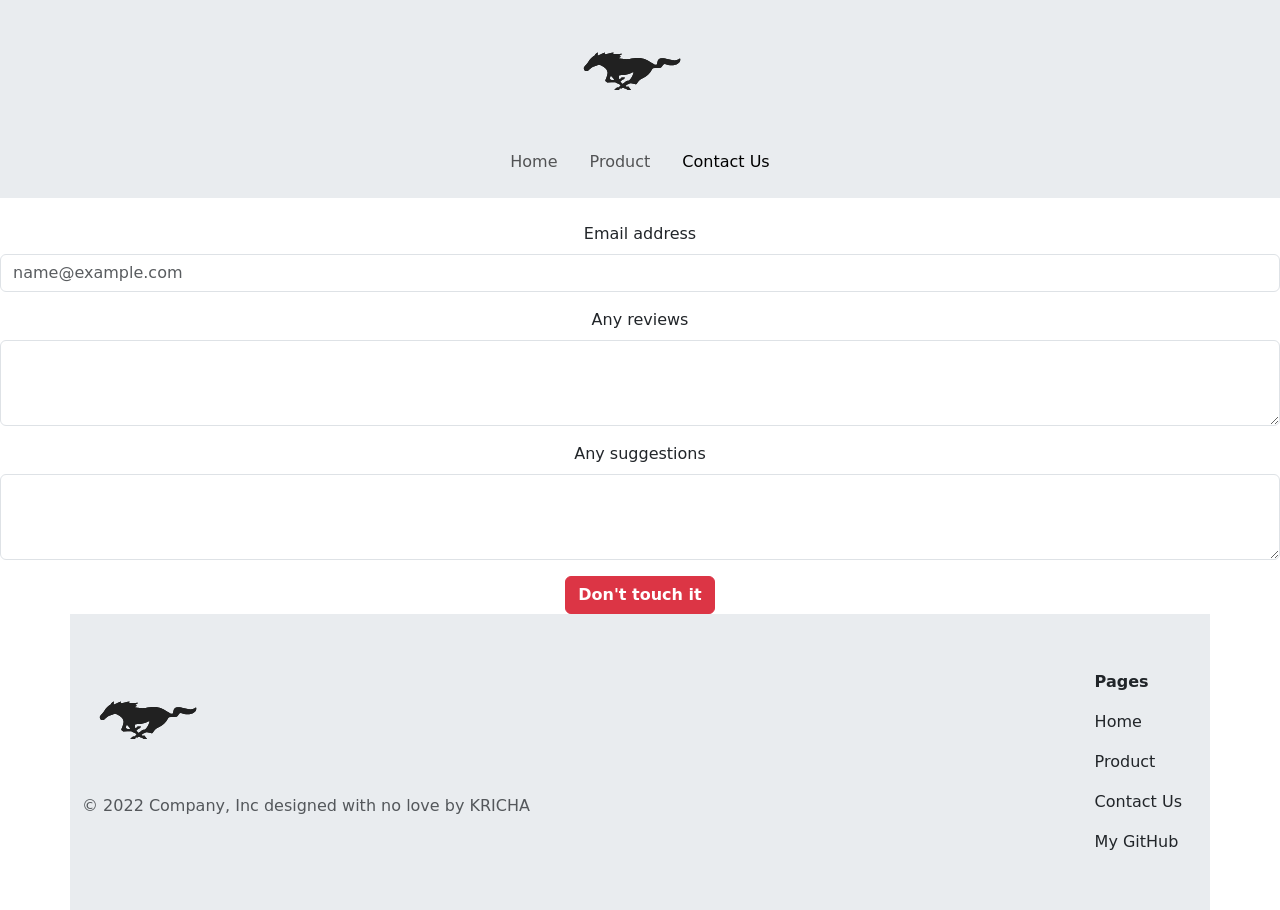
<file: index-contact.html>
<!DOCTYPE html>
<html lang="en">
<head>
    <meta charset="UTF-8">
    <meta name="viewport" content="width=device-width, initial-scale=1.0">
    <link href="https://cdn.jsdelivr.net/npm/bootstrap@5.3.0/dist/css/bootstrap.min.css" rel="stylesheet" integrity="sha384-9ndCyUaIbzAi2FUVXJi0CjmCapSmO7SnpJef0486qhLnuZ2cdeRhO02iuK6FUUVM" crossorigin="anonymous">
    <link rel="stylesheet" href="style-contact.css">
    <link rel="icon" href="img/logo-png.svg">
    <title>ContactUs</title>
</head>
<body>
  <nav class="navbar navbar-expand-lg navbar-light bg-body-secondary position-relative top-0 start-0 w-100">
    <div class="container">
      <a class="navbar-brand d-lg-none" href="/index.html">
        <img src="img/logo-png.svg" height="100" width="auto">
        Ford Maustang
      </a>
      <button class="navbar-toggler" type="button" data-bs-toggle="collapse" data-bs-target="#navbarContent">
        <span class="navbar-toggler-icon"></span>
      </button>
      <div class="collapse navbar-collapse p-2 flex-column" id="navbarContent">
        <div class="d-flex justify-cvontent-center">
          <a class="navbar-brand d-none d-lg-block" href="/index.html">
            <img src="img/logo-png.svg" height="100" width="auto">
          </a>
        </div>
        <div class="d-block w-100">
          <ul class="navbar-nav d-flex justify-content-center align-items-center pt-3">
            <li class="nav-item mx-2">
              <a class="nav-link" href="/index.html">Home</a>
            </li>
            <li class="nav-item mx-2">
              <a class="nav-link" href="/index-product-00.html">Product</a>
            </li>
            <li class="nav-item mx-2">
              <a class="nav-link active" href="/index-contact.html">Contact Us</a>
            </li>
          </ul>
        </div>
      </div>
    </div>
    </nav>

    <div class=" mt-4 position-relative text-center">
      <div class="mb-3">
        <label for="email" class="form-label">Email address</label>
        <input type="email" class="form-control" id="email" placeholder="name@example.com">
      </div>
      <div class="mb-3">
        <label for="problems" class="form-label">Any reviews</label>
        <textarea class="form-control" id="problems" rows="3"></textarea>
      </div>
      <div class="mb-3">
        <label for="ideas" class="form-label">Any suggestions</label>
        <textarea class="form-control" id="ideas" rows="3"></textarea>
      </div>
      <a class="btn btn-danger"> <strong>Don't touch it</strong> </a>
    </div>


  
    <div class="container footer">
      <footer class="d-flex flex-wrap justify-content-between my-5 text-start ">
          <ul class="nav flex-column">
            <li class="nav-item">
              <a href="/index.html" class="nav-link text-muted">
                <img src="img/logo-png.svg" height="100">
              </a>
            </li>
            <li class=" nav-item">
              <p class="text-muted mt-3">
                © 2022 Company, Inc
                designed with no love by KRICHA
              </p>
            </li>
          </ul>
          <ul class="nav flex-column">
            <li class="nav-item fw-bold">
              <a class="nav-link text-dark" href="">Pages</a>
            </li>
            <li class="nav-item">
              <a class="nav-link text-dark" href="/index.html">Home</a>
            </li>
            <li class="nav-item">
               <a class="nav-link text-dark" href="/index-product-00.html">Product</a>
            </li>
            <li class="nav-item">
              <a class="nav-link text-dark" href="#">Contact Us</a>
            </li>
            <li class="nav-item">
              <a class="nav-link text-dark" href="https://github.com/kricha-code" target="_blank">My GitHub</a>
            </li>
          </ul>
      </footer>
  </div>
      <script src="https://cdn.jsdelivr.net/npm/bootstrap@5.3.1/dist/js/bootstrap.bundle.min.js" integrity="sha384-HwwvtgBNo3bZJJLYd8oVXjrBZt8cqVSpeBNS5n7C8IVInixGAoxmnlMuBnhbgrkm" crossorigin="anonymous"></script>
</body>
</html>
</file>
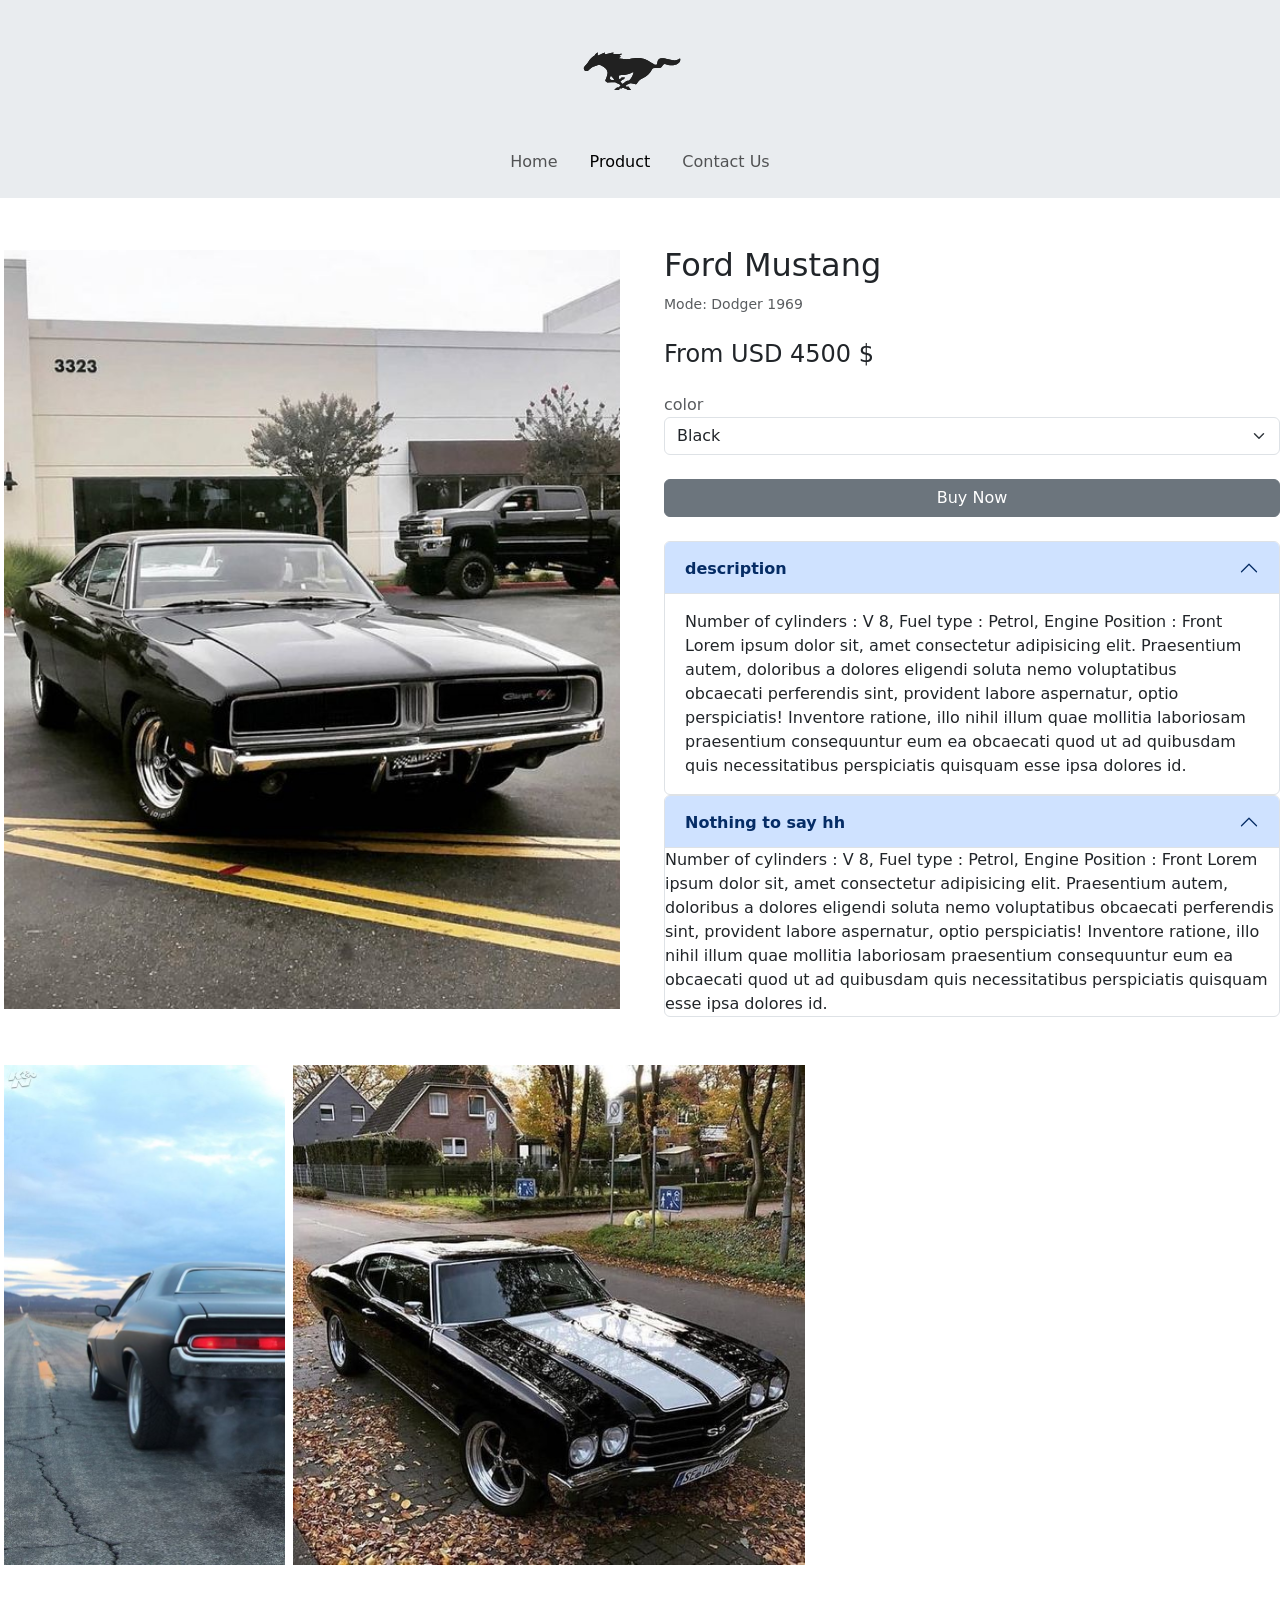
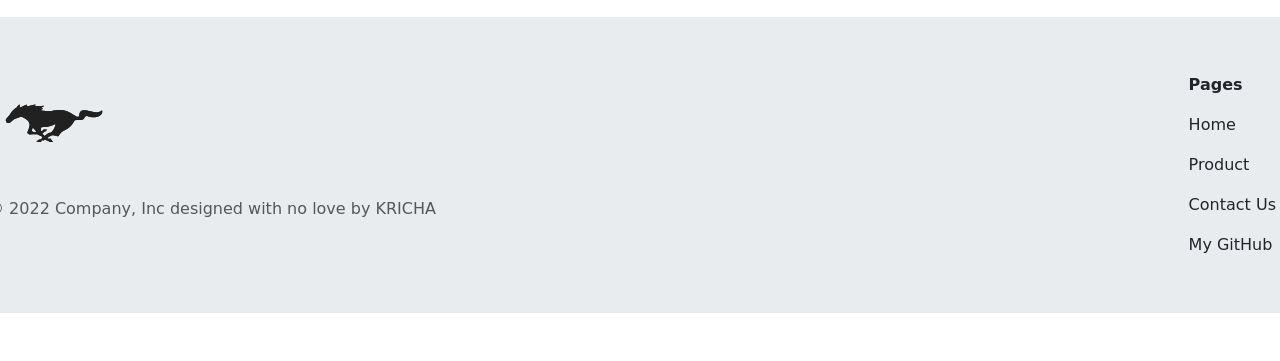
<file: index-product-00.html>
<!DOCTYPE html>
<html lang="en">
<head>
    <meta charset="UTF-8">
    <meta name="viewport" content="width=device-width, initial-scale=1.0">
    <link href="https://cdn.jsdelivr.net/npm/bootstrap@5.3.0/dist/css/bootstrap.min.css" rel="stylesheet" integrity="sha384-9ndCyUaIbzAi2FUVXJi0CjmCapSmO7SnpJef0486qhLnuZ2cdeRhO02iuK6FUUVM" crossorigin="anonymous">
    <link rel="stylesheet" href="style-product-00.css">
    <link rel="icon" href="img/logo-png.png">
    <title>Ford Dodger 1969</title>
</head>
<body>
    <nav class="navbar navbar-expand-lg navbar-light bg-body-secondary position-relative top-0 start-0 w-100">
        <div class="container">
          <a class="navbar-brand d-lg-none" href="index.html">
            <img src="img/logo-png.svg" height="100" width="auto">
            Ford Maustang
          </a>
          <button class="navbar-toggler" type="button" data-bs-toggle="collapse" data-bs-target="#navbarContent">
            <span class="navbar-toggler-icon"></span>
          </button>
          <div class="collapse navbar-collapse p-2 flex-column" id="navbarContent">
            <div class="d-flex justify-cvontent-center">
              <a class="navbar-brand d-none d-lg-block" href="/index.html">
                <img src="img/logo-png.svg" height="100" width="auto">
              </a>
            </div>
            <div class="d-block w-100">
              <ul class="navbar-nav d-flex justify-content-center align-items-center pt-3">
                <li class="nav-item mx-2">
                  <a class="nav-link" href="/index.html">Home</a>
                </li>
                <li class="nav-item mx-2">
                  <a class="nav-link active" href="/index-product-00.html">Product</a>
                </li>
                <li class="nav-item mx-2">
                  <a class="nav-link" href="/index-contact.html">Contact Us</a>
                </li>
              </ul>
            </div>
          </div>
        </div>
        </nav>  
    <div class="row py-5 g-5">

        <div class="col-12 col-lg-6">
            <img src="img/dodger-69-f.jpg" class="m-1 w-100 sliderMainImage " data-bs-toggle="modal" data-bs-target="#imageModal" alt="dodger69">
            <div class="d-flex justify-content-between align-items-center flex-column flex-lg-row my-5">
                <img src="img/dodger-69-b.jpg" width="auto" height="500" class="m-1 sliderThumb"/>
                <img src="img/dodger-69.jpg" width="auto" height="500" class="m-1 sliderThumb"/>
            </div>
        </div>
    
        <div class="col-12 col-lg-6">
            <h2 class="productName">Ford Mustang</h2>
            <small class="text-muted">Mode: Dodger 1969</small>
            <h4 class="my-4">From USD
            <span id="price">4500</span>
            $
        </h4>
    <label for="selectColor" class="text-muted">
        color
    </label>
    <select class="form-select" name="selectColor" id="color">
        <option selected>Black</option>
        <option>Dark Bleu</option>
        <option>Green</option>
        <option>Red</option>
    </select>
      <div class="d-grid my-4">
          <button class="btn btn-secondary" type="button">
                Buy Now
          </button>
      </div>
        
      <div class="accordion">
            <div class="accordion-item">
                <h2 class="accordion-header" id="headingOne">
                    <button class="accordion-button" type="button" data-bs-toggle="collapse" data-bs-target="#collapseOne" aria-expanded="true" aria-controls="collapseOne">
                        <strong>description</strong>
                    </button>
                </h2>
                    <div class="accordion-collapse collapse show" id="collapseOne" aria-labelledby="headingOne" data-bs-parent="#collapseOne">
                      <div class="accordion-body">
                        Number of cylinders : V 8, Fuel type : Petrol, Engine Position : Front Lorem ipsum dolor sit, amet consectetur 
                        adipisicing elit. Praesentium autem, doloribus a dolores eligendi soluta nemo voluptatibus obcaecati perferendis sint, provident labore aspernatur, optio perspiciatis! Inventore ratione, illo nihil illum quae mollitia laboriosam praesentium consequuntur eum ea obcaecati quod ut ad quibusdam quis necessitatibus perspiciatis quisquam esse ipsa dolores id.
                      </div>
                    </div>
                
            </div>

      </div>
        
      <div class="accordion">
            <div class="accordion-item">
                <h2 class="accordion-header" id="headingOne">
                    <button class="accordion-button" type="button" data-bs-toggle="collapse" data-bs-target="#collapseOne" aria-expanded="true" aria-controls="collapseOne">
                        <strong>Nothing to say hh</strong>
                    </button>
                </h2>
                    <div class="accordion-collapse collapse show" id="collapseOne" aria-labelledby="headingOne">
                        Number of cylinders : V 8, Fuel type : Petrol, Engine Position : Front Lorem ipsum dolor sit, amet consectetur 
                        adipisicing elit. Praesentium autem, doloribus a dolores eligendi soluta nemo voluptatibus obcaecati perferendis sint, provident labore aspernatur, optio perspiciatis! Inventore ratione, illo nihil illum quae mollitia laboriosam praesentium consequuntur eum ea obcaecati quod ut ad quibusdam quis necessitatibus perspiciatis quisquam esse ipsa dolores id.
                    </div>
                
            </div>

      </div>

    </div>

    <div class="container footer">
      <footer class="d-flex flex-wrap justify-content-between my-5 text-start ">
          <ul class="nav flex-column">
            <li class="nav-item">
              <a href="/index.html" class="nav-link text-muted">
                <img src="img/logo-png.svg" height="100">
              </a>
            </li>
            <li class=" nav-item">
              <p class="text-muted mt-3">
                © 2022 Company, Inc
                designed with no love by KRICHA
              </p>
            </li>
          </ul>
          <ul class="nav flex-column">
            <li class="nav-item fw-bold">
              <a class="nav-link text-dark" href="">Pages</a>
            </li>
            <li class="nav-item">
              <a class="nav-link text-dark" href="/index.html">Home</a>
            </li>
            <li class="nav-item">
              <a class="nav-link text-dark" href="#">Product</a>
            </li>
            <li class="nav-item">
              <a class="nav-link text-dark" href="/index-contact.html">Contact Us</a>
            </li>
            <li class="nav-item">
              <a class="nav-link text-dark" href="https://github.com/kricha-code" target="_blank">My GitHub</a>
            </li>
          </ul>
      </footer>
  </div>
      <script src="https://cdn.jsdelivr.net/npm/bootstrap@5.3.1/dist/js/bootstrap.bundle.min.js" integrity="sha384-HwwvtgBNo3bZJJLYd8oVXjrBZt8cqVSpeBNS5n7C8IVInixGAoxmnlMuBnhbgrkm" crossorigin="anonymous"></script>
</body>
</html>
</file>
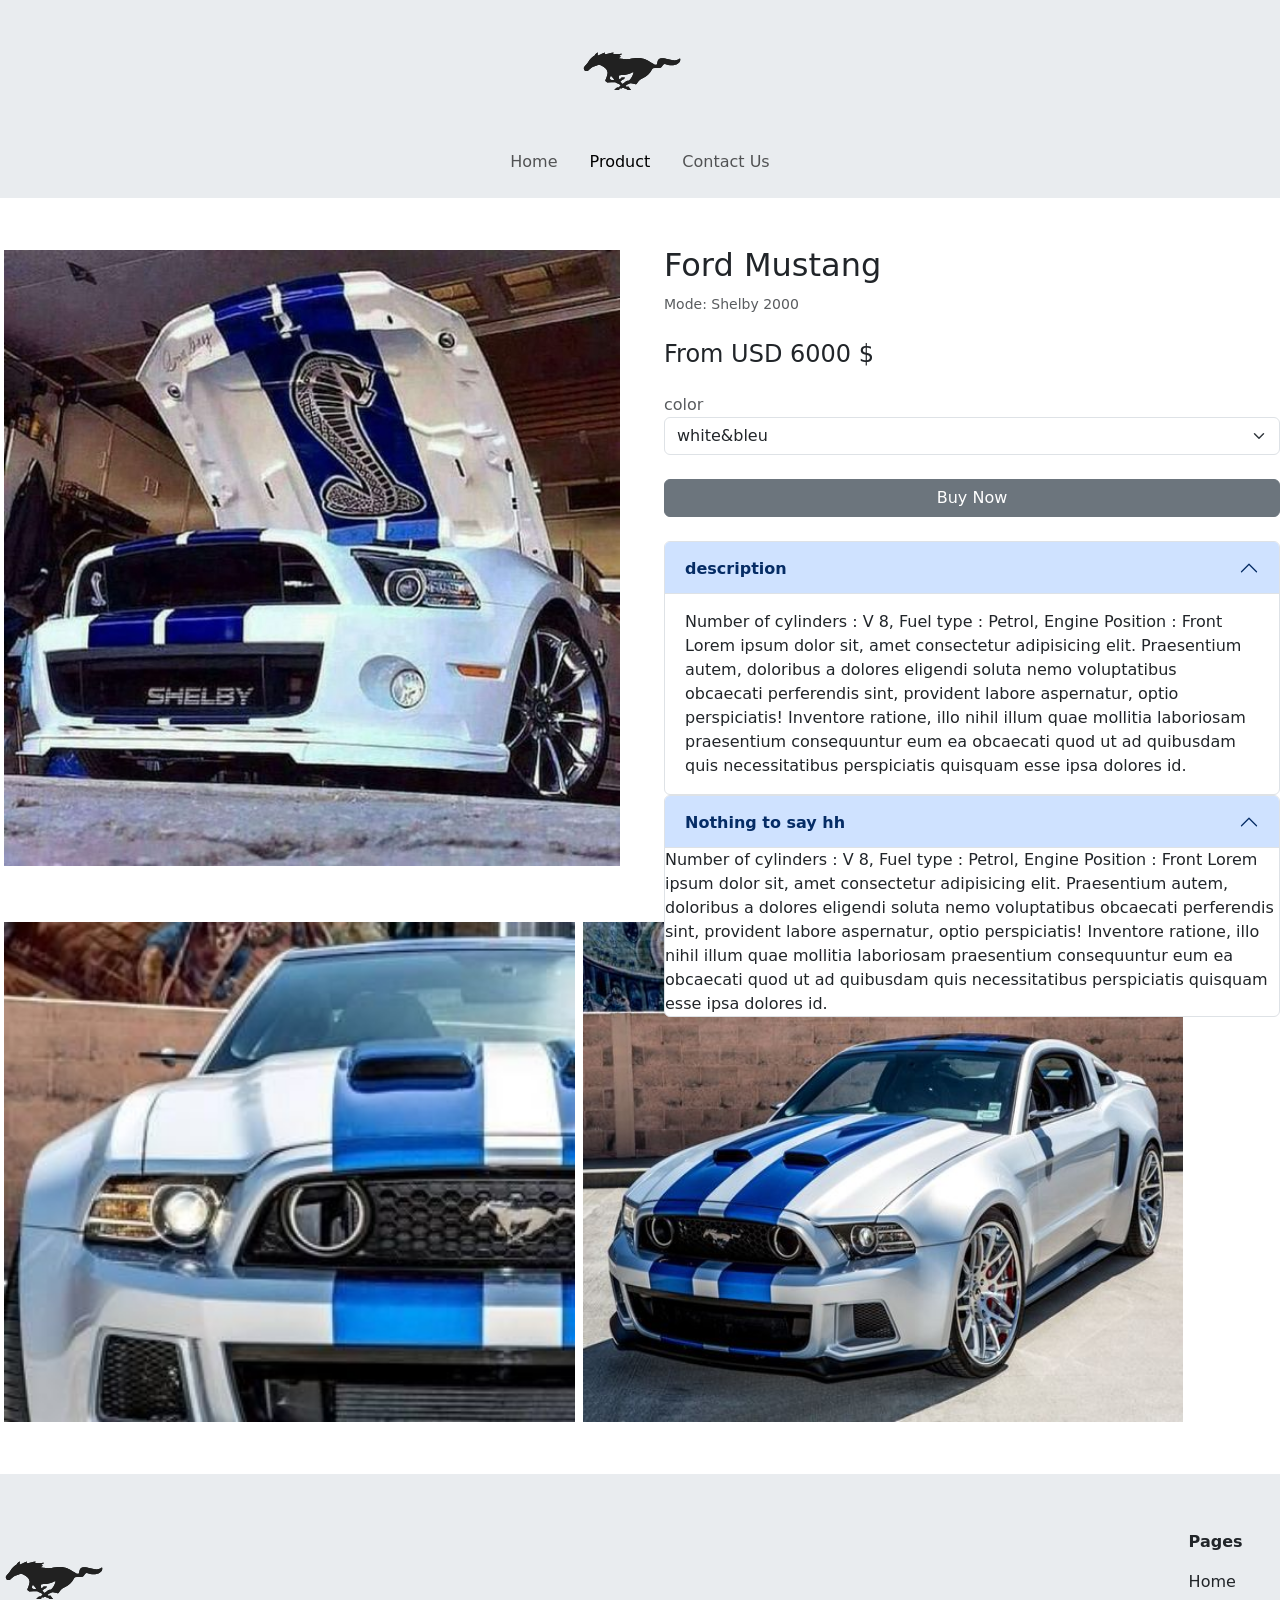
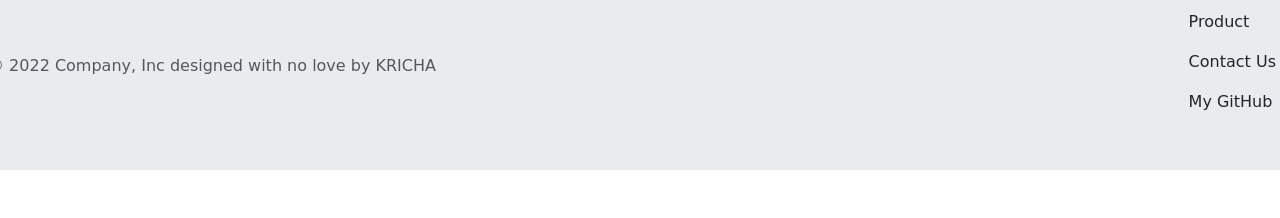
<file: index-product-01.html>
<!DOCTYPE html>
<html lang="en">
<head>
    <meta charset="UTF-8">
    <meta name="viewport" content="width=device-width, initial-scale=1.0">
    <link href="https://cdn.jsdelivr.net/npm/bootstrap@5.3.0/dist/css/bootstrap.min.css" rel="stylesheet" integrity="sha384-9ndCyUaIbzAi2FUVXJi0CjmCapSmO7SnpJef0486qhLnuZ2cdeRhO02iuK6FUUVM" crossorigin="anonymous">
    <link rel="stylesheet" href="style-product-01.css">
    <link rel="icon" href="img/logo-png.svg">
    <title>Ford Dodger 1969</title>
</head>
<body>
    <nav class="navbar navbar-expand-lg navbar-light bg-body-secondary position-relative top-0 start-0 w-100">
        <div class="container">
          <a class="navbar-brand d-lg-none" href="/index.html">
            <img src="img/logo-png.svg" height="100" width="auto">
            Ford Maustang
          </a>
          <button class="navbar-toggler" type="button" data-bs-toggle="collapse" data-bs-target="#navbarContent">
            <span class="navbar-toggler-icon"></span>
          </button>
          <div class="collapse navbar-collapse p-2 flex-column" id="navbarContent">
            <div class="d-flex justify-cvontent-center">
              <a class="navbar-brand d-none d-lg-block" href="/index.html">
                <img src="img/logo-png.svg" height="100" width="auto">
              </a>
            </div>
            <div class="d-block w-100">
              <ul class="navbar-nav d-flex justify-content-center align-items-center pt-3">
                <li class="nav-item mx-2">
                  <a class="nav-link" href="/index.html">Home</a>
                </li>
                <li class="nav-item mx-2">
                  <a class="nav-link active" href="/index-product-01.html">Product</a>
                </li>
                <li class="nav-item mx-2">
                  <a class="nav-link" href="/index-contact.html">Contact Us</a>
                </li>
              </ul>
            </div>
          </div>
        </div>
        </nav>   
    <div class="row py-5 g-5">

        <div class="col-12 col-lg-6">
            <img src="img/maustang-gt.jpg" class="m-1 w-100 sliderMainImage " data-bs-toggle="modal" data-bs-target="#imageModal" alt="dodger69">
            <div class="d-flex justify-content-between align-items-center flex-column flex-lg-row my-5">
                <img src="img/maustang-eye.jpg" width="600" height="500" class="m-1 sliderThumb"/>
                <img src="img/maustang-shelby.jpg" width="600" height="500" class="m-1 sliderThumb"/>
            </div>
        </div>
    
        <div class="col-12 col-lg-6">
            <h2 class="productName">Ford Mustang</h2>
            <small class="text-muted">Mode: Shelby 2000</small>
            <h4 class="my-4">From USD
            <span id="price">6000</span>
            $
        </h4>
    <label for="selectColor" class="text-muted">
        color
    </label>
    <select class="form-select" name="selectColor" id="color">
        <option selected>white&bleu</option>
        <option>bleu</option>
        <option>black</option>
        <option>black&white</option>
    </select>
        <div class="d-grid my-4">
            <button class="btn btn-secondary" type="button">
                Buy Now
            </button>
        </div>
        
        <div class="accordion">
            <div class="accordion-item">
                <h2 class="accordion-header" id="headingOne">
                    <button class="accordion-button" type="button" data-bs-toggle="collapse" data-bs-target="#collapseOne" aria-expanded="true" aria-controls="collapseOne">
                        <strong>description</strong>
                    </button>
                </h2>
                    <div class="accordion-collapse collapse show" id="collapseOne" aria-labelledby="headingOne" data-bs-parent="#collapseOne">
                      <div class="accordion-body">
                        Number of cylinders : V 8, Fuel type : Petrol, Engine Position : Front Lorem ipsum dolor sit, amet consectetur 
                        adipisicing elit. Praesentium autem, doloribus a dolores eligendi soluta nemo voluptatibus obcaecati perferendis sint, provident labore aspernatur, optio perspiciatis! Inventore ratione, illo nihil illum quae mollitia laboriosam praesentium consequuntur eum ea obcaecati quod ut ad quibusdam quis necessitatibus perspiciatis quisquam esse ipsa dolores id.
                      </div>
                    </div>
                
            </div>

      </div>
        
      <div class="accordion">
            <div class="accordion-item">
                <h2 class="accordion-header" id="headingOne">
                    <button class="accordion-button" type="button" data-bs-toggle="collapse" data-bs-target="#collapseOne" aria-expanded="true" aria-controls="collapseOne">
                        <strong>Nothing to say hh</strong>
                    </button>
                </h2>
                    <div class="accordion-collapse collapse show" id="collapseOne" aria-labelledby="headingOne">
                        Number of cylinders : V 8, Fuel type : Petrol, Engine Position : Front Lorem ipsum dolor sit, amet consectetur 
                        adipisicing elit. Praesentium autem, doloribus a dolores eligendi soluta nemo voluptatibus obcaecati perferendis sint, provident labore aspernatur, optio perspiciatis! Inventore ratione, illo nihil illum quae mollitia laboriosam praesentium consequuntur eum ea obcaecati quod ut ad quibusdam quis necessitatibus perspiciatis quisquam esse ipsa dolores id.
                    </div>
                
            </div>

      </div>

    </div>

    <div class="container footer">
      <footer class="d-flex flex-wrap justify-content-between my-5 text-start ">
          <ul class="nav flex-column">
            <li class="nav-item">
              <a href="index.html" class="nav-link text-muted">
                <img src="img/logo-png.svg" height="100">
              </a>
            </li>
            <li class=" nav-item">
              <p class="text-muted mt-3">
                © 2022 Company, Inc
                designed with no love by KRICHA
              </p>
            </li>
          </ul>
          <ul class="nav flex-column">
            <li class="nav-item fw-bold">
              <a class="nav-link text-dark" href="">Pages</a>
            </li>
            <li class="nav-item">
              <a class="nav-link text-dark" href="index.html">Home</a>
            </li>
            <li class="nav-item">
              <a class="nav-link text-dark" href="#">Product</a>
            </li>
            <li class="nav-item">
              <a class="nav-link text-dark" href="/index-contact.html">Contact Us</a>
            </li>
            <li class="nav-item">
              <a class="nav-link text-dark" href="https://github.com/kricha-code" target="_blank">My GitHub</a>
            </li>
          </ul>
      </footer>
  </div>
      <script src="https://cdn.jsdelivr.net/npm/bootstrap@5.3.1/dist/js/bootstrap.bundle.min.js" integrity="sha384-HwwvtgBNo3bZJJLYd8oVXjrBZt8cqVSpeBNS5n7C8IVInixGAoxmnlMuBnhbgrkm" crossorigin="anonymous"></script>
</body>
</html>
</file>
<file: style-contact.css>
.footer{
    background-color: #e9ecef ;
    align-content: flex-end;
}
.all-models{
    justify-content: center;
}
</file>
<file: style-product-00.css>
.footer{
    background-color: #e9ecef ;
    align-content: flex-end;
}
.all-models{
    justify-content: center;
}
</file>
<file: style-product-01.css>
.footer{
    background-color: #e9ecef ;
    align-content: flex-end;
}
.all-models{
    justify-content: center;
}
</file>
